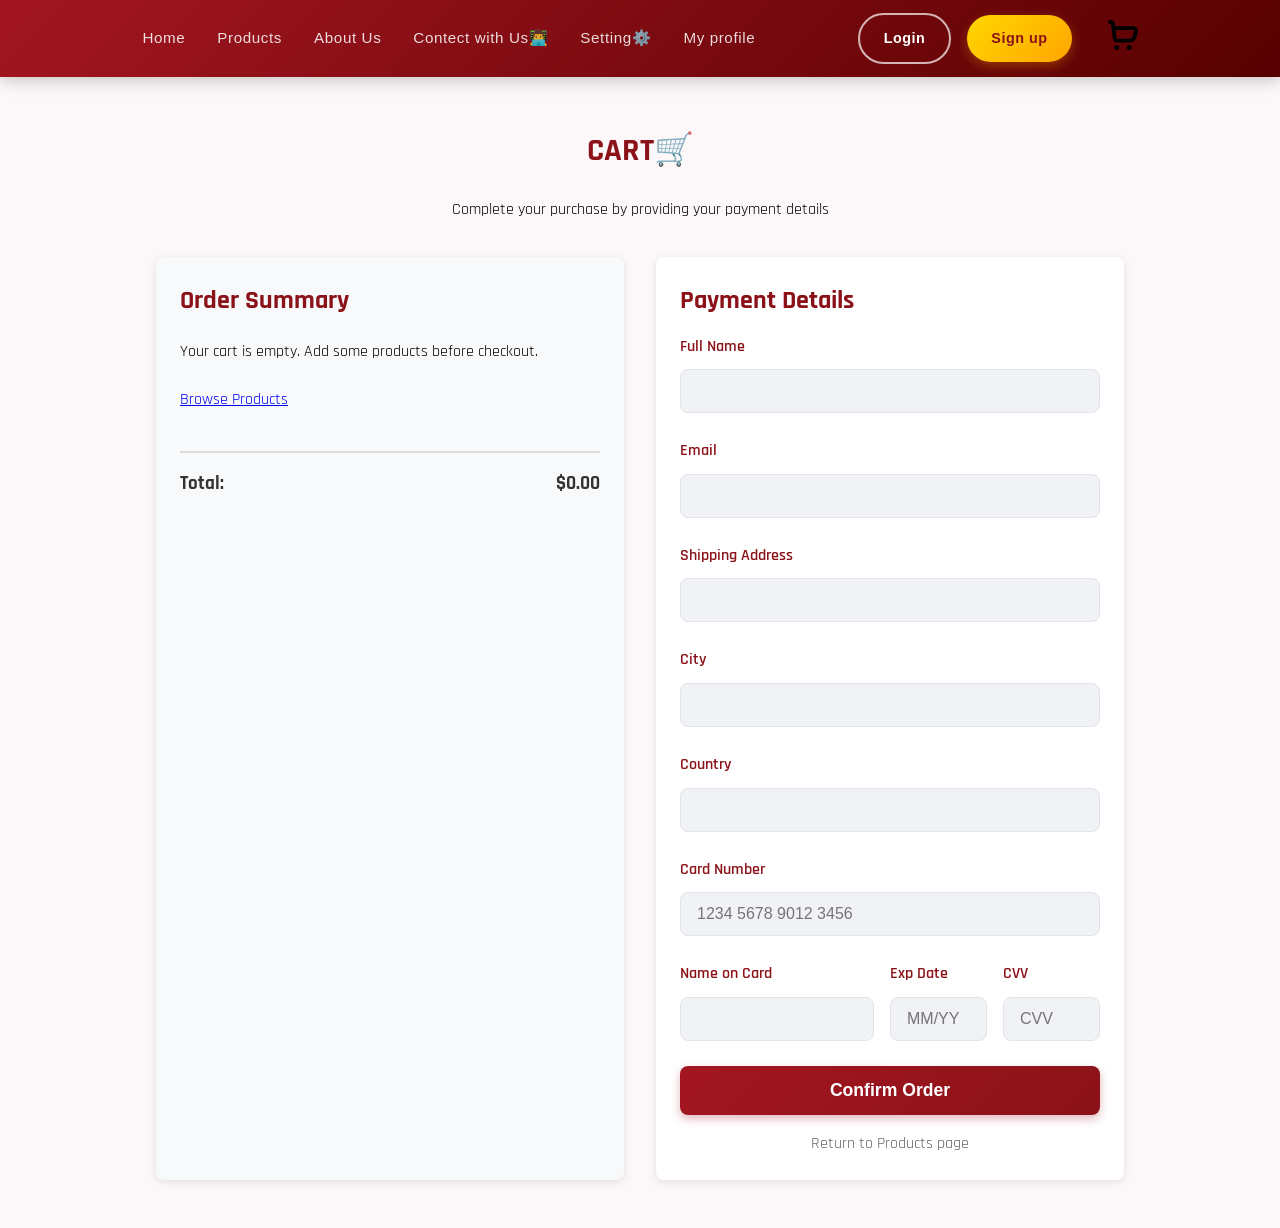
<file: pages/cart.html>
<!DOCTYPE html>
<html lang="en">
  <head>
    <link
      href="https://fonts.googleapis.com/css2?family=Rajdhani:wght@300;400;500;600;700&display=swap"
      rel="stylesheet"
    />

    <meta charset="UTF-8" />
    <meta name="viewport" content="width=device-width, initial-scale=1.0" />
    <title>Shopping Cart</title>
    <link rel="stylesheet" href="/style.css" />
    <link rel="stylesheet" href="../Css/cart.css" />
    <script src="../js/cart.js" defer></script>
  </head>
  <body>
    <div id="navbar-container"></div>
    <button class="toggle-btn" id="sidebarToggle">☰</button>

    <div class="sidebar" id="sidebar">
      <a href="/index.html">Home</a>
      <a href="/pages/Setting.html">Settings</a>
    </div>

    <div class="content-wrapper">
      <div class="payment-container">
        <div class="payment-header">
          <h1>CART🛒</h1>
          <p>Complete your purchase by providing your payment details</p>
        </div>

        <div class="payment-grid">
          <div class="order-summary">
            <h2>Order Summary</h2>
            <div class="order-items" id="orderItems">
              <!-- Order items will be dynamically inserted here -->
            </div>
            <div class="order-total">
              <span>Total:</span>
              <span id="orderTotal">$0.00</span>
            </div>
          </div>

          <div class="payment-form">
            <h2>Payment Details</h2>
            <form id="paymentForm">
              <div class="form-group">
                <label for="fullName">Full Name</label>
                <input
                  type="text"
                  id="fullName"
                  class="form-control"
                  required
                />
              </div>

              <div class="form-group">
                <label for="email">Email</label>
                <input type="email" id="email" class="form-control" required />
              </div>

              <div class="form-group">
                <label for="address">Shipping Address</label>
                <input type="text" id="address" class="form-control" required />
              </div>

              <div class="form-group">
                <label for="city">City</label>
                <input type="text" id="city" class="form-control" required />
              </div>

              <div class="form-group">
                <label for="country">Country</label>
                <input type="text" id="country" class="form-control" required />
              </div>

              <div class="form-group">
                <label for="cardNumber">Card Number</label>
                <input
                  type="text"
                  id="cardNumber"
                  class="form-control"
                  placeholder="1234 5678 9012 3456"
                  required
                />
              </div>

              <div class="form-group card-row">
                <div>
                  <label for="cardName">Name on Card</label>
                  <input
                    type="text"
                    id="cardName"
                    class="form-control"
                    required
                  />
                </div>
                <div>
                  <label for="expDate">Exp Date</label>
                  <input
                    type="text"
                    pattern="(0[1-9]|1[0-2])\/[0-9]{2}"
                    placeholder="MM/YY"
                    maxlength="5"
                    oninput="this.value = this.value.replace(/[^0-9]/g, '').replace(/^([0-9]{2})/, '$1/')"
                  />
                </div>
                <div>
                  <label for="cvv">CVV</label>
                  <input
                    type="password"
                    pattern="[0-9]{3}"
                    placeholder="CVV"
                    maxlength="3"
                    oninput="this.value = this.value.replace(/[^0-9]/g, '')"
                  />
                </div>
              </div>

              <button type="submit" class="submit-btn">Confirm Order</button>
            </form>

            <a href="../pages/Products.html" class="return-link"
              >Return to Products page</a
            >
          </div>
        </div>
      </div>
    </div>
  </body>
</html>
</file>
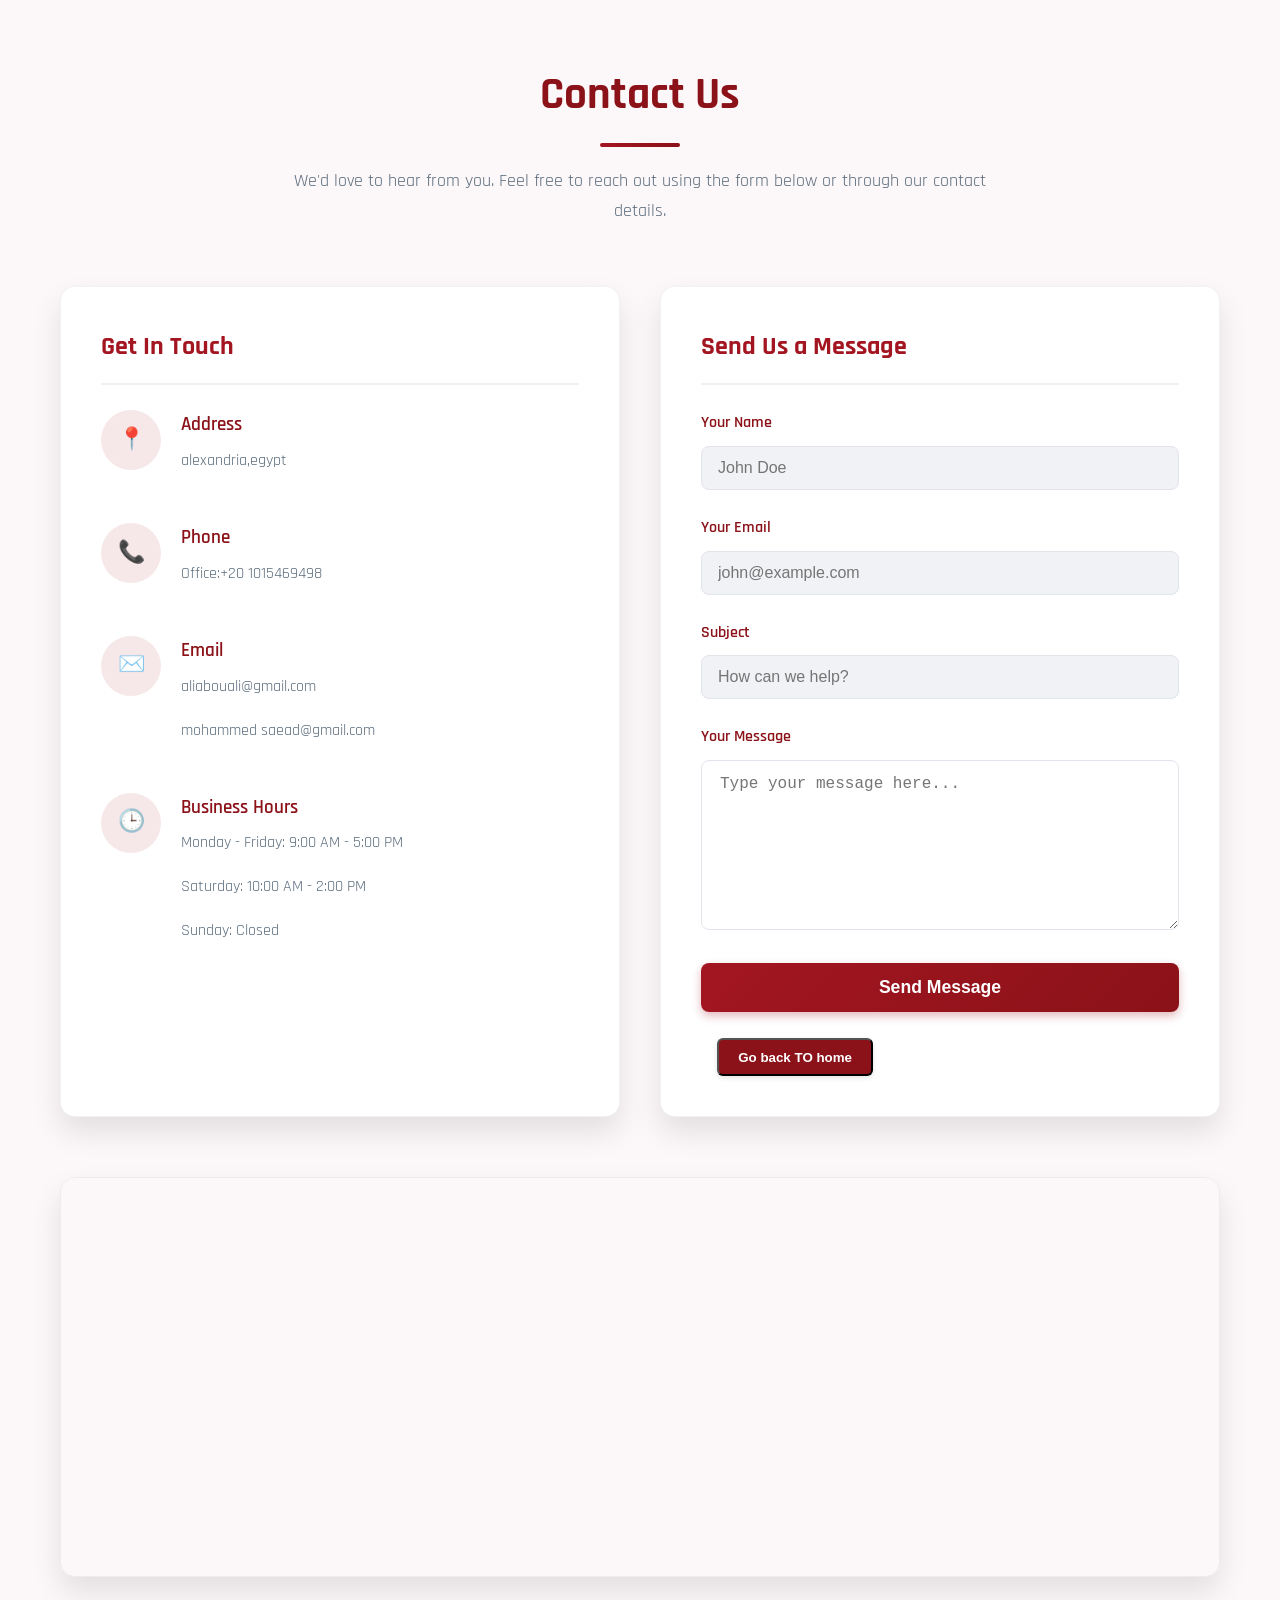
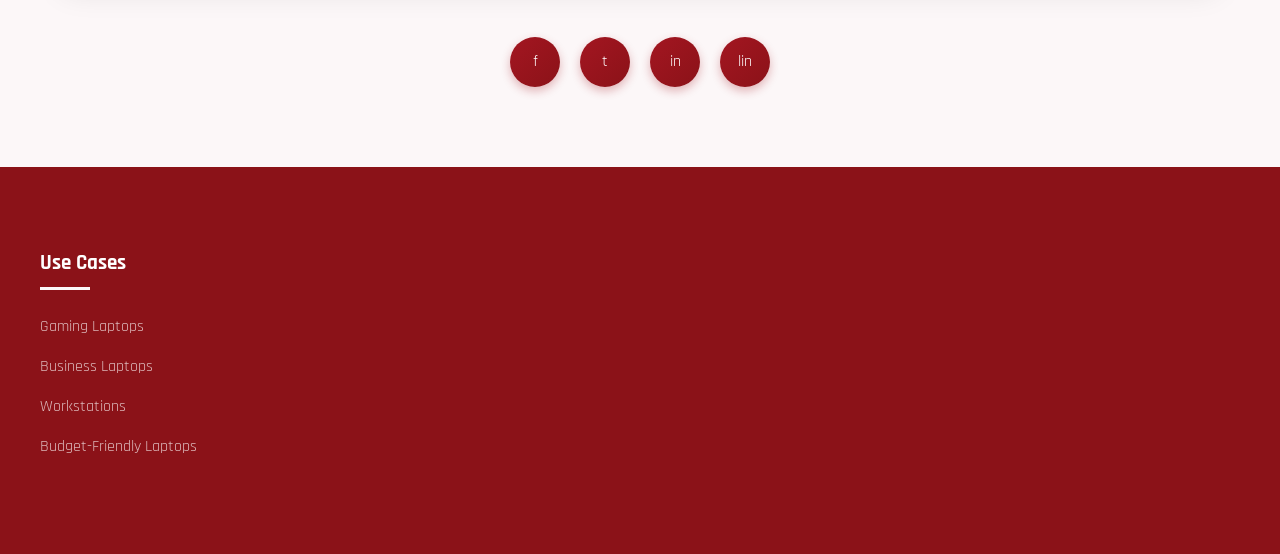
<file: pages/Contect.html>
<!DOCTYPE html>
<html lang="en">
  <head>
    <link
      href="https://fonts.googleapis.com/css2?family=Rajdhani:wght@300;400;500;600;700&display=swap"
      rel="stylesheet"
    />

    <meta charset="UTF-8" />
    <meta name="viewport" content="width=device-width, initial-scale=1.0" />
    <title>Contact Us</title>

    <link rel="stylesheet" href="/style.css" />
    <script src="/js/utility.js" defer></script>
    <script src="../script.js" defer></script>
  </head>
  <body>
    <main class="container1">
      <div class="header">
        <h1>Contact Us</h1>
        <p>
          We'd love to hear from you. Feel free to reach out using the form
          below or through our contact details.
        </p>
      </div>

      <div class="contact-content">
        <div class="contact-info">
          <h2>Get In Touch</h2>

          <div class="info-item">
            <div class="info-icon">📍</div>
            <div class="info-details">
              <h3>Address</h3>
              <p>alexandria,egypt</p>
            </div>
          </div>

          <div class="info-item">
            <div class="info-icon">📞</div>
            <div class="info-details">
              <h3>Phone</h3>
              <p>Office:+20 1015469498</p>
            </div>
          </div>

          <div class="info-item">
            <div class="info-icon">✉️</div>
            <div class="info-details">
              <h3>Email</h3>
              <p>aliabouali@gmail.com</p>
              <p>mohammed saead@gmail.com</p>
            </div>
          </div>

          <div class="info-item">
            <div class="info-icon">🕒</div>
            <div class="info-details">
              <h3>Business Hours</h3>
              <p>Monday - Friday: 9:00 AM - 5:00 PM</p>
              <p>Saturday: 10:00 AM - 2:00 PM</p>
              <p>Sunday: Closed</p>
            </div>
          </div>
        </div>

        <div class="contact-form">
          <h2>Send Us a Message</h2>

          <div
            class="success-message"
            id="success-message"
            style="display: none"
          >
            Your message has been sent successfully. We'll get back to you soon!
          </div>

          <form id="contactForm">
            <div class="form-group">
              <label for="name">Your Name</label>
              <input
                type="text"
                id="name"
                class="form-control"
                placeholder="John Doe"
              />
              <div class="error-message" id="name-error">
                Please enter your name
              </div>
            </div>

            <div class="form-group">
              <label for="email">Your Email</label>
              <input
                type="email"
                id="email"
                class="form-control"
                placeholder="john@example.com"
              />
              <div class="error-message" id="email-error">
                Please enter a valid email address
              </div>
            </div>

            <div class="form-group">
              <label for="subject">Subject</label>
              <input
                type="text"
                id="subject"
                class="form-control"
                placeholder="How can we help?"
              />
              <div class="error-message" id="subject-error">
                Please enter a subject
              </div>
            </div>

            <div class="form-group">
              <label for="message">Your Message</label>
              <textarea
                id="message"
                class="form-control"
                placeholder="Type your message here..."
              ></textarea>
              <div class="error-message" id="message-error">
                Please enter your message
              </div>
            </div>

            <button type="submit" class="submit-btn" id="submit-btn">
              Send Message
            </button>
            <br>
            <br>
            
            <button
              class="go_home"
              onclick="window.location.href='../index.html'"
            >
              Go back TO home
            </button>
          </form>
        </div>
      </div>

      <div class="map-container">
        <iframe
          src="https://maps.google.com/maps?q=alexandria,egypt&t=&z=13&ie=UTF8&iwloc=&output=embed
        "
          allowfullscreen
        ></iframe>
      </div>

      <div class="social-media">
        <a href="https://www.facebook.com" class="social-icon">f</a>
        <a href="https://www.twitter.com" class="social-icon">t</a>
        <a href="https://www.instagram.com" class="social-icon">in</a>
        <a href="https://www.linkedin.com" class="social-icon">lin</a>
      </div>
    </main>

    <footer>
      <div class="footer-content">
        <div class="footer-section">
          <h3>Use Cases</h3>
          <a href="#">Gaming Laptops</a>
          <a href="#">Business Laptops</a>
          <a href="#">Workstations</a>
          <a href="#">Budget-Friendly Laptops</a>
        </div>
      </div>
    </footer>

    <script>
      document
        .getElementById("contactForm")
        .addEventListener("submit", function (e) {
          e.preventDefault();

          const name = document.getElementById("name").value.trim();
          const email = document.getElementById("email").value.trim();
          const subject = document.getElementById("subject").value.trim();
          const message = document.getElementById("message").value.trim();

          fetch("/backend/sendMessage.php", {
            method: "POST",
            headers: { "Content-Type": "application/x-www-form-urlencoded" },
            body: `name=${encodeURIComponent(name)}&email=${encodeURIComponent(
              email
            )}&subject=${encodeURIComponent(
              subject
            )}&message=${encodeURIComponent(message)}`,
          })
            .then((res) => res.text())
            .then((data) => {
              document.getElementById("success-message").style.display =
                "block";
              console.log("Server response:", data);
            })
            .catch((error) => console.error("Error sending message:", error));
        });
    </script>
  </body>
</html>
</file>
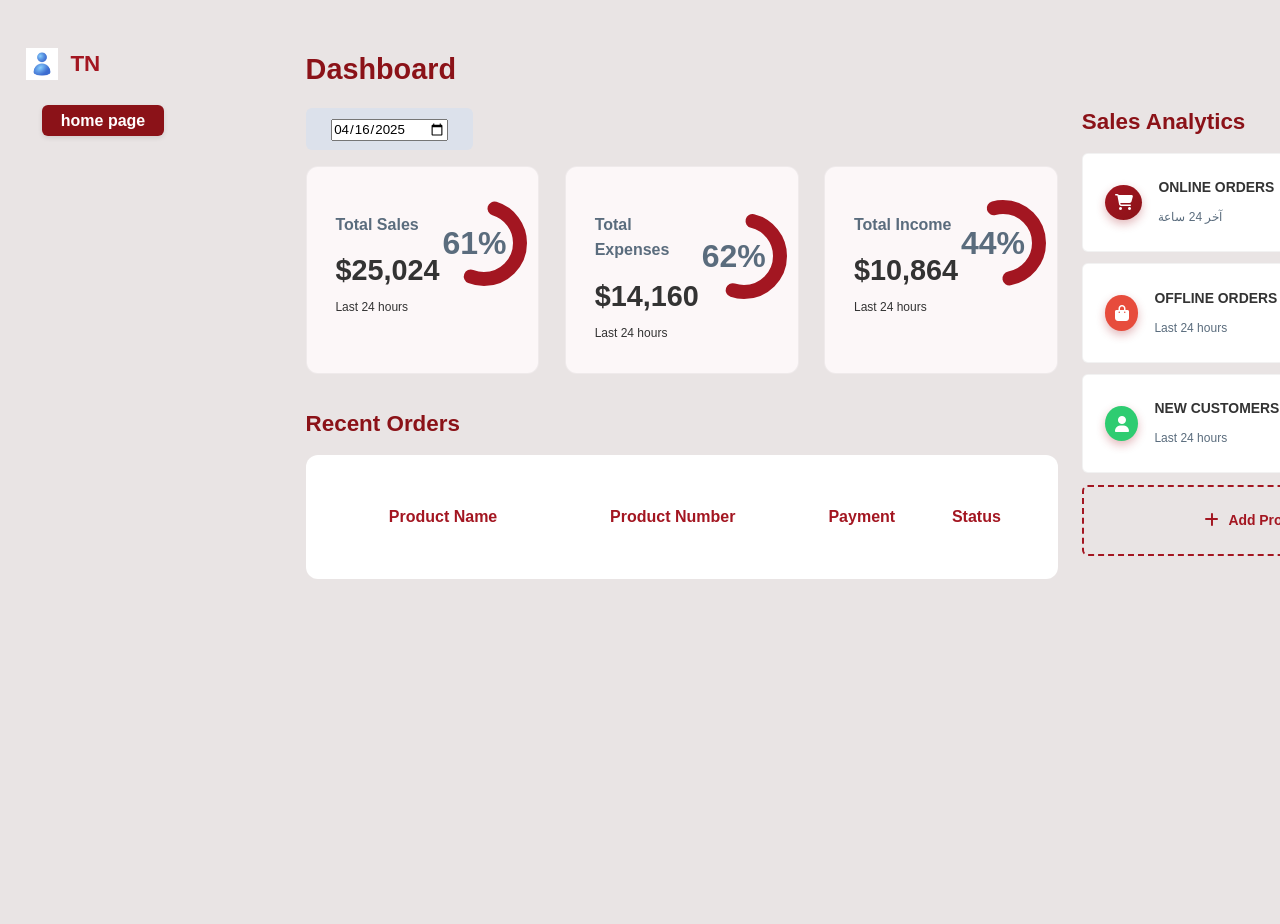
<file: pages/Dashboard.html>
<!DOCTYPE html>
<html lang="en">
    <head>
        <link
            href="https://fonts.googleapis.com/css2?family=Rajdhani:wght@300;400;500;600;700&display=swap"
            rel="stylesheet"/>

        <meta charset="UTF-8"/>
        <title>TN-Dashboard</title>

        <link rel="stylesheet" href="/Css/Dashboard.css"/>

        <script src="../js/Dashboard.js"></script>

        <link
            href="https://cdnjs.cloudflare.com/ajax/libs/font-awesome/6.4.0/css/all.min.css"
            rel="stylesheet"/>
    </head>
    <body>
        <div id="overlay"></div>

        <div class="container">
            <aside>
                <div class="top">
                    <div class="logo">
                        <img src="/Images/profile-img.jpg" alt="Logo"/>
                        <h2>TN<span class="danger"></span></h2>
                    </div>
                    <br>

                    <div class="close" id="close-btn">
                        <a href="/index.html">
                            <span class="go_home">home page</span>
                        </a>
                    </div>
                </div>
            </aside>

            <main>
                <h1>Dashboard</h1>

                <div class="date">
                    <input type="date" value="2025-04-16"/>
                </div>

                <div class="insights">
                    <div class="sales">
                        <div class="middle">
                            <div class="left">
                                <h3>Total Sales</h3>
                                <h1>$25,024</h1>
                            </div>
                            <div class="progress">
                                <svg>
                                    <circle cx="38" cy="38" r="36"></circle>
                                </svg>
                                <div class="percentage">
                                    <p>61%</p>
                                </div>
                            </div>
                        </div>
                        <small class="text-muted">Last 24 hours</small>
                    </div>

                    <div class="expenses">
                        <div class="middle">
                            <div class="left">
                                <h3>Total Expenses</h3>
                                <h1>$14,160</h1>
                            </div>
                            <div class="progress">
                                <svg>
                                    <circle cx="38" cy="38" r="36"></circle>
                                </svg>
                                <div class="percentage">
                                    <p>62%</p>
                                </div>
                            </div>
                        </div>
                        <small class="text-muted">Last 24 hours</small>
                    </div>

                    <div class="income">
                        <div class="middle">
                            <div class="left">
                                <h3>Total Income</h3>
                                <h1>$10,864</h1>
                            </div>
                            <div class="progress">
                                <svg>
                                    <circle cx="38" cy="38" r="36"></circle>
                                </svg>
                                <div class="percentage">
                                    <p>44%</p>
                                </div>
                            </div>
                        </div>
                        <small class="text-muted">Last 24 hours</small>
                    </div>
                </div>

                <div class="recent-orders">
                    <h2>Recent Orders</h2>
                    <table>
                        <thead>
                            <tr>
                                <th>Product Name</th>
                                <th>Product Number</th>
                                <th>Payment</th>
                                <th>Status</th>
                                <th></th>
                            </tr>
                        </thead>
                        <tbody></tbody>
                    </table>
                </div>
            </main>

            <div class="right">
                <div class="top">
                    
                        
                 

                    <div class="theme-toggler">
                        <span class="material-icons-sharp active"></span>
                        <span class="material-icons-sharp"></span>
                    </div>
                </div>

                <div class="sales-analytics">
                    <h2>Sales Analytics</h2>

                    <div class="item online">
                        <div class="icon">
                            <i class="fas fa-shopping-cart"></i>
                        </div>
                        <div class="right">
                            <div class="info">
                                <h3>ONLINE ORDERS</h3>
                                <small class="text-muted">آخر 24 ساعة</small>
                            </div>
                            <h5 class="success">+23%</h5>
                            <h3>3849</h3>
                        </div>
                    </div>

                    <div class="item offline">
                        <div class="icon">
                            <i class="fas fa-shopping-bag"></i>
                        </div>
                        <div class="right">
                            <div class="info">
                                <h3>OFFLINE ORDERS</h3>
                                <small class="text-muted">Last 24 hours</small>
                            </div>
                            <h5 class="danger">-17%</h5>
                            <h3>1100</h3>
                        </div>
                    </div>

                    <div class="item customers">
                        <div class="icon">
                            <i class="fas fa-user"></i>
                        </div>
                        <div class="right">
                            <div class="info">
                                <h3>NEW CUSTOMERS</h3>
                                <small class="text-muted">Last 24 hours</small>
                            </div>
                            <h5 class="success">+25%</h5>
                            <h3>849</h3>
                        </div>
                    </div>

                    <div class="add-product" onclick="openModal()">
                        <div>
                            <i class="fas fa-plus"></i>
                            <h3>Add Product</h3>
                        </div>
                    </div>
                </div>
            </div>
        </div>

        <div id="addProductModal">
            <span id="closeModal">&times;</span>
            <h2>Add New Product</h2>
            <form id="addProductForm">
                <label for="productName">Product Name:</label>
                <input type="text" id="productName" required="required"/>

                <label for="price">Price:</label>
                <input type="number" id="price" required="required"/>

                <label for="category">Category:</label>
                <select id="category" required="required">
                    <option>Laptops</option>
                    <option>cameras</option>
                    <option>Watches</option>
                </select>

                <label for="productImage">Product Image:</label>
                <input type="file" id="productImage" accept="image/*" required="required"/>

                <button type="submit">Add Product</button>
            </form>
        </div>
        <!-- ADD product section -->
        <script>
            const modal = document.getElementById("addProductModal");
            const overlay = document.getElementById("overlay");

            function openModal() {
                modal.style.display = "block";
                overlay.style.display = "block";
            }

            document
                .getElementById("closeModal")
                .onclick = function () {
                    modal.style.display = "none";
                    overlay.style.display = "none";
                };

            document
                .getElementById("addProductForm")
                .addEventListener("submit", function (e) {
                    e.preventDefault();

                    const name = document
                        .getElementById("productName")
                        .value;
                    const price = document
                        .getElementById("price")
                        .value;
                    const category = document
                        .getElementById("category")
                        .value;
                    const imageFile = document
                        .getElementById("productImage")
                        .files[0];

                    if (!imageFile) 
                        return;
                    
                    const reader = new FileReader();
                    reader.onload = function (event) {
                        const imageUrl = event.target.result;

                        const table = document.querySelector(".recent-orders table tbody");
                        const newRow = table.insertRow(0);

                        const nameCell = newRow.insertCell(0);
                        const numberCell = newRow.insertCell(1);
                        const paymentCell = newRow.insertCell(2);
                        const statusCell = newRow.insertCell(3);
                        const detailsCell = newRow.insertCell(4);

                        const productNumber = Math.floor(10000 + Math.random() * 90000);

                        nameCell.innerText = name;
                        numberCell.innerText = productNumber;
                        paymentCell.innerText = "Due";
                        paymentCell.className = "due";
                        statusCell.innerText = "Pending";
                        statusCell.className = "pending";
                        detailsCell.innerHTML = '<a href="#">Details</a>';

                        const newProduct = {
                            name,
                            price,
                            category,
                            image: imageUrl,
                            productNumber
                        };

                        const products = JSON.parse(localStorage.getItem("products")) || [];
                        products.push(newProduct);
                        localStorage.setItem("products", JSON.stringify(products));

                        document
                            .getElementById("addProductForm")
                            .reset();
                        modal.style.display = "none";
                        overlay.style.display = "none";
                    };

                    reader.readAsDataURL(imageFile);
                });
            const themeToggler = document.querySelector(".theme-toggler");
            themeToggler.addEventListener("click", () => {
                document
                    .body
                    .classList
                    .toggle("dark-theme");
                themeToggler
                    .querySelector("span:nth-child(1)")
                    .classList
                    .toggle("active");
                themeToggler
                    .querySelector("span:nth-child(2)")
                    .classList
                    .toggle("active");
            });
        </script>
    </body>
</html>
</file>
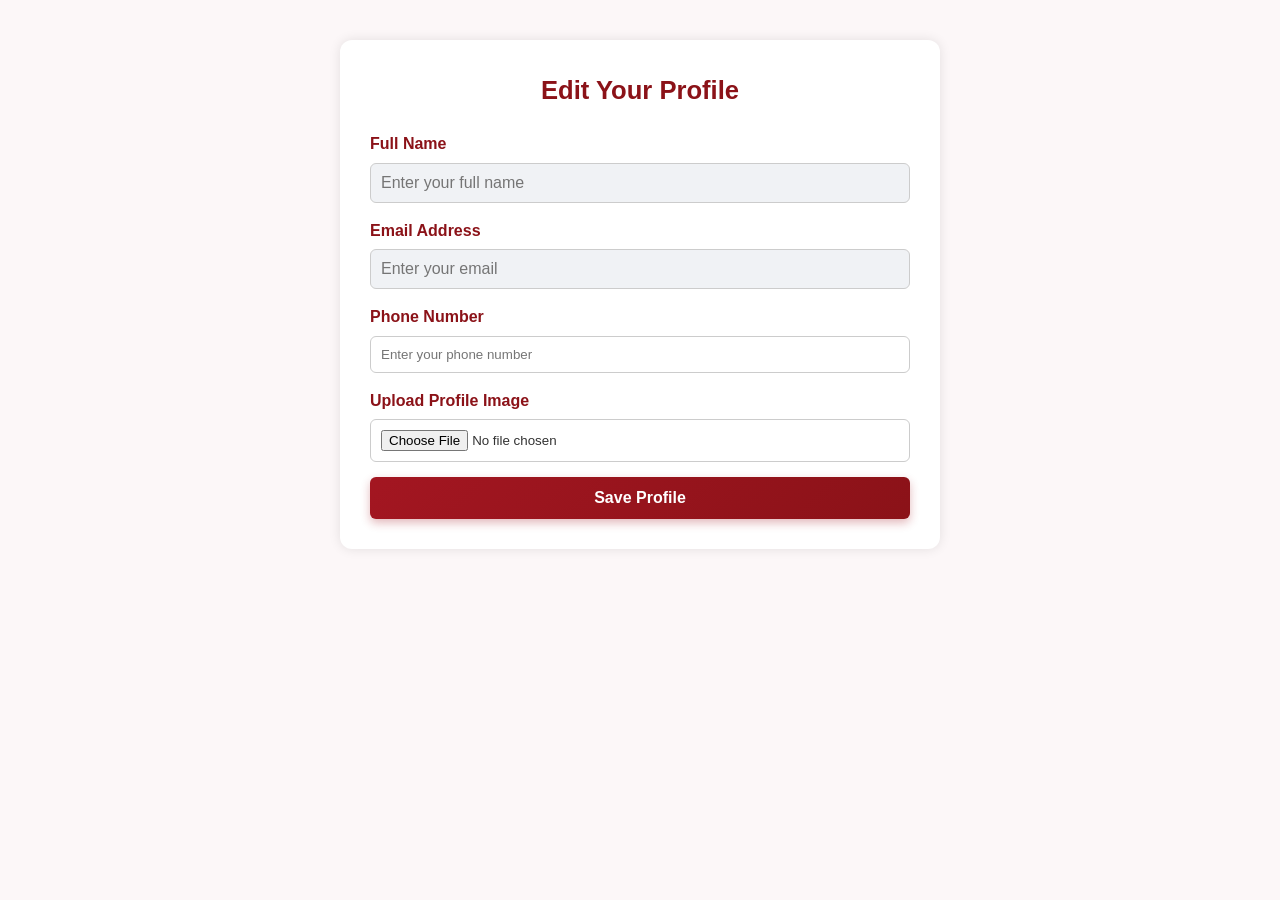
<file: pages/EditProfile.html>
<!DOCTYPE html>
<html lang="en">
  <head>
    <meta charset="UTF-8" />
    <title>Edit Profile</title>
    <link rel="stylesheet" href="/style.css" />
    <style>
      .profile-form {
        max-width: 600px;
        margin: 40px auto;
        background: #ffffff;
        padding: 30px;
        border-radius: 12px;
        box-shadow: 0 0 12px rgba(0, 0, 0, 0.1);
      }

      .profile-form h2 {
        margin-bottom: 20px;
        text-align: center;
      }

      .form-group {
        margin-bottom: 15px;
      }

      .form-group label {
        display: block;
        font-weight: bold;
        margin-bottom: 6px;
      }

      .form-group input {
        width: 100%;
        padding: 10px;
        border: 1px solid #ccc;
        border-radius: 6px;
      }

      #preview {
        display: none;
        max-width: 120px;
        border-radius: 8px;
        margin-top: 10px;
      }

      .submit-btn {
        width: 100%;
        padding: 12px;
        background-color: #a31621;
        color: white;
        border: none;
        border-radius: 6px;
        font-size: 16px;
        cursor: pointer;
      }
      .go_home {
        background-color: #7c0a02;
        color: white;
        border: none;
        padding: 0.75rem 1.5rem;
        margin: 1rem 0.5rem;
        cursor: pointer;
        border-radius: 5px;
        transition: background-color 0.3s ease;
      }

      .go_home:hover {
        background-color: #5e0700;
      }

      .submit-btn:hover {
        background-color: #0056b3;
      }
    </style>
  </head>
  <body>
    <div class="profile-form">
      <h2>Edit Your Profile</h2>
      <div class="form-group">
        <label for="name">Full Name</label>
        <input
          type="text"
          id="name"
          placeholder="Enter your full name"
          required
        />
      </div>
      <div class="form-group">
        <label for="email">Email Address</label>
        <input
          type="email"
          id="email"
          placeholder="Enter your email"
          required
        />
      </div>
      <div class="form-group">
        <label for="phone">Phone Number</label>
        <input
          type="tel"
          id="phone"
          placeholder="Enter your phone number"   
          required
        />
      </div>
      <div class="form-group">
        <label for="image">Upload Profile Image</label>
        <input type="file" id="image" accept="image/*" />
        <img id="preview" alt="Image Preview" />
      </div>
      <button class="submit-btn" onclick="saveProfile()">Save Profile</button>
    </div>
  </body>
</html>
</file>
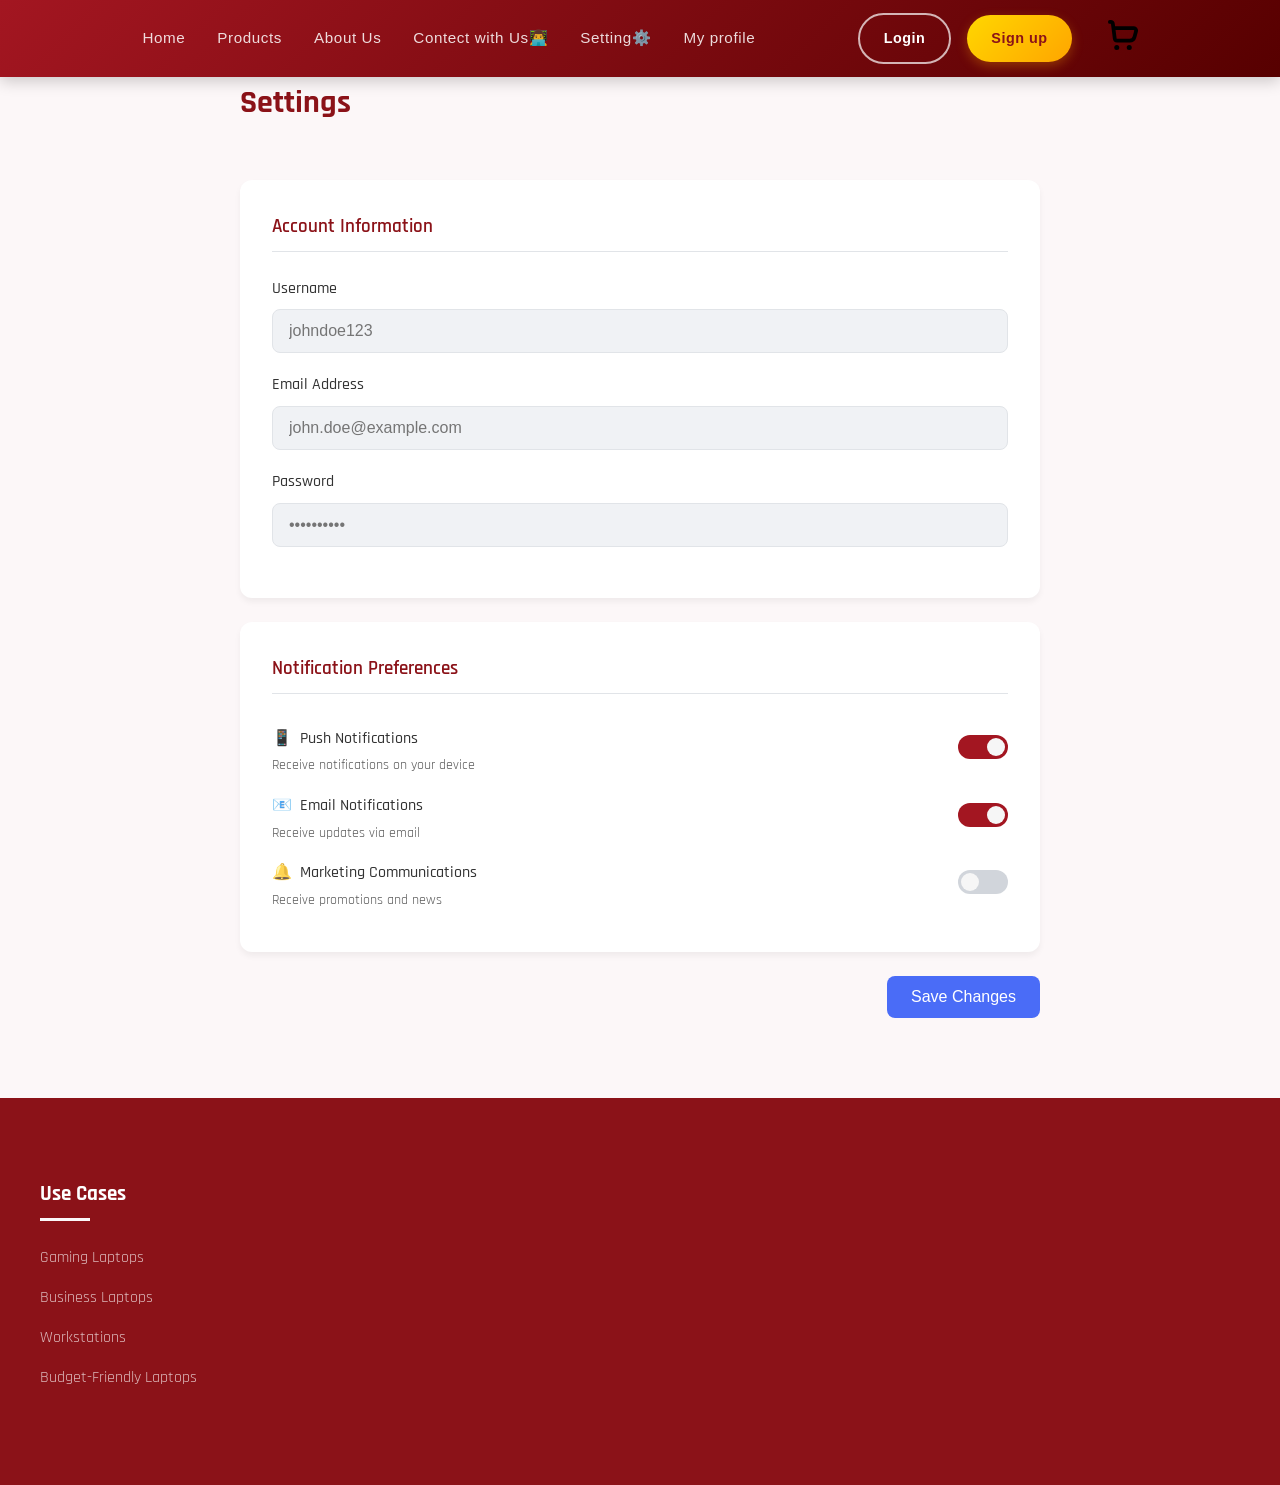
<file: pages/Setting.html>
<!DOCTYPE html>
<html lang="en">
  <head>
    <link
      href="https://fonts.googleapis.com/css2?family=Rajdhani:wght@300;400;500;600;700&display=swap"
      rel="stylesheet"
    />

    <meta charset="UTF-8" />
    <meta name="viewport" content="width=device-width, initial-scale=1.0" />
    <title>Settings</title>
    <link rel="stylesheet" href="/style.css" />
    <script src="../js/utility.js" defer></script>
    <script src="../js/setting.js"></script>

    <style>
      /* ✅ Toast Style */
      .toast {
        visibility: hidden;
        min-width: 250px;
        background-color: #333;
        color: #fff;
        text-align: center;
        border-radius: 8px;
        padding: 1rem;
        position: fixed;
        bottom: 30px;
        right: 30px;
        z-index: 9999;
        opacity: 0;
        transition: opacity 0.5s ease-in-out;
        font-family: sans-serif;
      }

      .toast.show {
        visibility: visible;
        opacity: 1;
      }
    </style>
  </head>
  <body>
    <button class="toggle-btn" id="sidebarToggle">☰</button>

    <div class="sidebar" id="sidebar">
      <a href="/index.html">Home</a>
      <a href="/pages/Setting.html">Settings</a>
    </div>

    <div class="content-wrapper">
      <header>
        <div id="navbar-container"></div>
      </header>

      <main>
        <div class="settings-container">
          <div class="settings-header">
            <h1>Settings</h1>
            <div class="theme-toggle"></div>
          </div>

          <div class="settings-card">
            <h2 class="settings-title">Account Information</h2>
            <div class="settings-group">
              <label for="username">Username</label>
              <input type="text" id="username" placeholder="johndoe123" />
            </div>
            <div class="settings-group">
              <label for="email">Email Address</label>
              <input
                type="email"
                id="email"
                placeholder="john.doe@example.com"
              />
            </div>
            <div class="settings-group">
              <label for="password">Password</label>
              <input type="password" id="password" placeholder="••••••••••" />
            </div>
          </div>

          <div class="settings-card">
            <h2 class="settings-title">Notification Preferences</h2>
            <div class="switch-group">
              <div>
                <div class="switch-title">
                  <span class="icon-muted">📱</span>Push Notifications
                </div>
                <div class="switch-description">
                  Receive notifications on your device
                </div>
              </div>
              <label class="theme-switch">
                <input type="checkbox" checked />
                <span class="theme-slider"></span>
              </label>
            </div>

            <div class="switch-group">
              <div>
                <div class="switch-title">
                  <span class="icon-muted">📧</span>Email Notifications
                </div>
                <div class="switch-description">Receive updates via email</div>
              </div>
              <label class="theme-switch">
                <input type="checkbox" checked />
                <span class="theme-slider"></span>
              </label>
            </div>

            <div class="switch-group">
              <div>
                <div class="switch-title">
                  <span class="icon-muted">🔔</span>Marketing Communications
                </div>
                <div class="switch-description">
                  Receive promotions and news
                </div>
              </div>
              <label class="theme-switch">
                <input type="checkbox" />
                <span class="theme-slider"></span>
              </label>
            </div>
          </div>

          <div class="settings-save">
            <button class="settings-btn" id="saveButton">Save Changes</button>
          </div>
        </div>
      </main>

      <footer>
        <div class="footer-content">
          <div class="footer-section">
            <h3>Use Cases</h3>
            <a href="#">Gaming Laptops</a>
            <a href="#">Business Laptops</a>
            <a href="#">Workstations</a>
            <a href="#">Budget-Friendly Laptops</a>
          </div>
        </div>
      </footer>
    </div>

    <!-- ✅ Toast Element -->
    <div id="toast" class="toast">✅ Settings saved successfully!</div>

    <script>
      document
        .getElementById("saveButton")
        .addEventListener("click", function () {
          const toast = document.getElementById("toast");
          toast.classList.add("show");

          setTimeout(() => {
            toast.classList.remove("show");
            window.location.href = "/index.html";
          }, 2000); // 2 ثواني وبعدها يروح للهوم
        });
    </script>
  </body>
</html>
</file>
<file: style.css>
* {
  margin: 0;
  padding: 0;
  box-sizing: border-box;
}

body {
  font-family: "Rajdhani", sans-serif;
  line-height: 1.6;
  overflow-x: hidden;
  background-color: #fcf7f8;
  color: #333;
}
.filter-bar {
  display: flex;
  align-items: center;
  gap: 1rem;
  margin: 1.5rem 0;
  padding: 0 2rem;
  font-family: "Rajdhani", sans-serif;
}

.filter-bar select {
  padding: 0.5rem 1rem;
  font-size: 1rem;
  border: 1px solid #a31621;

  border-radius: 6px;
  background-color: white;
  color: #333;
}

.page-container {
  position: relative;
  min-height: 100vh;
}

.content-wrapper {
  transition: margin-left 0.4s cubic-bezier(0.22, 1, 0.36, 1);
  width: 100%;
}
/* Hide navbar on small screens */
@media (max-width: 768px) {
  #navbar-container {
    display: none;
  }

  .sidebar {
    width: 250px;
    position: fixed;
    top: 0;
    left: -250px;
    height: 100vh;
    background-color: #1a1a1a;
    overflow-y: auto;
    transition: left 0.3s ease-in-out;
    z-index: 999;
    padding: 1rem;
  }
  .sidebar a:hover {
    background: rgba(255, 255, 255, 0.1);
    border-left: 4px solid #fff;
  }

  .sidebar.active {
    left: 0;
  }

  .sidebar a,
  .sidebar button {
    display: block;
    color: #fff;
    padding: 10px 0;
    border: none;
    background: none;
    text-align: left;
    width: 100%;
    font-size: 1rem;
    cursor: pointer;
  }

  .toggle-btn {
    display: block;
    position: absolute;
    top: 1rem;
    left: 1rem;
    font-size: 1.5rem;
    background: none;
    border: none;
    color: #fff;
    z-index: 1000;
  }
}

/* Show navbar normally on desktop */
@media (min-width: 769px) {
  .sidebar {
    display: none;
  }

  .toggle-btn {
    display: none;
  }
}

/* Sidebar Styles */
.sidebar {
  width: 250px;
  height: 100vh;
  background: linear-gradient(135deg, #a31621, #8b1218);
  color: #fff;
  position: fixed;
  left: -250px;
  top: 0;
  transition: 0.4s cubic-bezier(0.22, 1, 0.36, 1);
  padding-top: 70px;
  z-index: 900;
  overflow-y: auto;
  box-shadow: 5px 0 15px rgba(0, 0, 0, 0.1);
}

.sidebar.active {
  left: 0;
}

.sidebar a {
  display: block;
  padding: 15px 20px;
  color: white;
  text-decoration: none;
  transition: 0.3s;
  border-left: 4px solid transparent;
  margin-bottom: 5px;
}

.sidebar a:hover {
  background: rgba(255, 255, 255, 0.1);
  border-left: 4px solid #fff;
}

.toggle-btn {
  position: fixed;
  left: 15px;
  top: 15px;
  background: #a31621;
  color: white;
  padding: 10px 15px;
  border: none;
  border-radius: 4px;
  cursor: pointer;
  transition: 0.3s;
  z-index: 1000;
  box-shadow: 0 2px 5px rgba(0, 0, 0, 0.2);
}

.toggle-btn:hover {
  background: #bf1b2c;
  transform: translateY(-2px);
}

/* Navigation Styles */
nav {
  display: flex;
  justify-content:space-evenly ;
  padding: 1% 2.5rem;
  align-items: center;
  background: linear-gradient(135deg, #a31621, #570000);
  position: sticky;
  top: 0;
  z-index: 800;
  transition: all 0.4s cubic-bezier(0.22, 1, 0.36, 1);
  width: 100%;
  box-shadow: 0 4px 15px rgba(0, 0, 0, 0.2);
  font-family: "Poppins", sans-serif; /* Modern font */
}


.logo {
  font-size: 1.5rem;
  font-weight: 700;
  color: #fff;
  letter-spacing: 1px;
  text-shadow: 0 2px 4px rgba(0, 0, 0, 0.2);
  display: flex;
  align-items: center;
  gap: 0.5rem;
}

.nav-links {
  display: flex;
  justify-content: center;
  align-items: center;
  gap: 2rem;
}

.nav-links a {
  text-decoration: none;
  color: rgba(255, 255, 255, 0.85);
  font-weight: 500;
  position: relative;
  transition: all 0.3s ;
  padding: 0.6rem 0;
  font-size: 0.95rem;
  letter-spacing: 0.6px;
}

.nav-links a::before {
  content: "";
  position: absolute;
  width: 0;
  height: 2px;
  bottom: 0;
  left: 0;
  background: #00000000; /* Gold accent */
  transition: width 0.3s ease, background 0.3s ease;
  transform-origin: left;
}

.nav-links a:hover {
  color: #ffffff;
}

.nav-links a:hover::before {
  width: 100%;
  background: linear-gradient(90deg, #000000, #000000); /* Gradient accent */
}

.nav-links a.active {
  color: #ffd700;
}

.nav-links a.active::before {
  width: 100%;
  height: 2px;
  background: linear-gradient(90deg, #ffd700, #ffa500);
}

.nav-buttons {
  display: flex;
  align-items: center;
  gap: 1rem;
}

.nav-buttons .login,
.nav-buttons .sign-up {
  font-weight: 600;
  transition: all 0.3s ease;
  text-decoration: none;
  padding: 0.75rem 1.5rem;
  border-radius: 50px; /* Pill-shaped buttons */
  font-size: 0.9rem;
  letter-spacing: 0.5px;
  position: relative;
  overflow: hidden;
}

.nav-buttons .login {
  background-color: transparent;
  color: #ffffff;
  border: 2px solid rgba(255, 255, 255, 0.7);
}

.nav-buttons .login::before {
  content: "";
  position: absolute;
  top: 0;
  left: -100%;
  width: 100%;
  height: 100%;
  background: rgba(255, 255, 255, 0.1);
  transition: all 0.4s ease;
}

.nav-buttons .login:hover {
  border-color: #ffffff;
  transform: translateY(-3px);
}

.nav-buttons .login:hover::before {
  left: 0;
}

.nav-buttons .sign-up {
  background: linear-gradient(135deg, #ffd700, #ffa500);
  color: #8b1218;
  border: none;
  box-shadow: 0 4px 12px rgba(255, 165, 0, 0.3);
}

.nav-buttons .sign-up:hover {
  transform: translateY(-3px);
  box-shadow: 0 6px 15px rgba(255, 165, 0, 0.4);
  background: linear-gradient(135deg, #ffa500, #ffd700);
}

/* Adding responsive hamburger menu for mobile */
.hamburger {
  display: none;
  flex-direction: column;
  cursor: pointer;
  gap: 6px;
}

.hamburger span {
  width: 25px;
  height: 3px;
  background: #ffffff;
  border-radius: 10px;
  transition: all 0.3s ease;
}

@media (max-width: 992px) {
  nav {
    padding: 1rem 2rem;
  }

  .nav-links {
    position: fixed;
    top: 70px;
    left: -100%;
    width: 80%;
   
    background: linear-gradient(135deg, #8b1218, #570000);
    flex-direction: column;
    justify-content: flex-start;
    padding-top: 2rem;
    transition: all 0.4s ease;
    box-shadow: 5px 0 15px rgba(0, 0, 0, 0.2);
    z-index: 999;
  }

  .nav-links.active {
    left: 0;
  }

  .hamburger {
    display: flex;
  }

  .hamburger.active span:nth-child(1) {
    transform: translateY(9px) rotate(45deg);
  }

  .hamburger.active span:nth-child(2) {
    opacity: 0;
  }

  .hamburger.active span:nth-child(3) {
    transform: translateY(-9px) rotate(-45deg);
  }
}

/* Hero Section */

.hero-with-bg {
  background-image: url("Images/tech2.jpg");
  background-size: cover;
  background-position: center;
  background-repeat: no-repeat;
  min-height: 100vh;
  display: flex;
  flex-direction: column;
  justify-content: center;
  align-items: center;
  text-align: center;
  padding: 2rem;
  position: relative;
  z-index: 1;
  animation: fadeInHero 1s ease-in-out;
}

.hero-with-bg::before {
  content: "";
  position: absolute;
  inset: 0;
  background: rgba(0, 0, 0, 0.55); /* تعتيم محسن */
  z-index: 1;
}

.hero-with-bg h1 {
  font-size: 4rem;
  font-weight: 800;
  color: white;
  position: relative;
  z-index: 2;
  text-shadow: 0 3px 8px rgba(0, 0, 0, 0.7);
  margin-bottom: 1.5rem;
  animation: slideDown 1s ease forwards;
}

.hero-with-bg .subtitle {
  font-size: 1.6rem;
  color: #fff;
  max-width: 800px;
  position: relative;
  z-index: 2;
  text-shadow: 0 2px 6px rgba(0, 0, 0, 0.6);
  margin-bottom: 2rem;
  animation: fadeInText 1.2s ease forwards;
}

.hero-with-bg .btn {
  padding: 0.8rem 2rem;
  background-color: #ff5e57;
  color: white;
  border: none;
  border-radius: 30px;
  font-size: 1.1rem;
  cursor: pointer;
  transition: background-color 0.3s ease, transform 0.2s ease;
  z-index: 2;
  position: relative;
}

.hero-with-bg .btn:hover {
  background-color: #e94e49;
  transform: scale(1.05);
}

/* Animations */
@keyframes fadeInHero {
  from {
    opacity: 0;
  }
  to {
    opacity: 1;
  }
}

@keyframes slideDown {
  from {
    opacity: 0;
    transform: translateY(-40px);
  }
  to {
    opacity: 1;
    transform: translateY(0);
  }
}

@keyframes fadeInText {
  from {
    opacity: 0;
    transform: translateY(20px);
  }
  to {
    opacity: 1;
    transform: translateY(0);
  }
}


.hero-buttons button {
  padding: 0.9rem 1.8rem;
  margin: 0 0.7rem;
  border-radius: 6px;
  font-size: 1rem;
  cursor: pointer;
  border: none;
  font-weight: 600;
  transition: all 0.3s ease;
  background: #a31621;
  color: white;
  box-shadow: 0 4px 10px rgba(163, 22, 33, 0.3);
}

.hero-buttons button:hover {
  transform: translateY(-3px);
  box-shadow: 0 7px 15px rgba(163, 22, 33, 0.4);
}

/* Author Section */
.author {
  display: flex;
  align-items: center;
  background: #fff;
  padding: 20px;
  border-radius: 10px;
  box-shadow: 0 5px 15px rgba(0, 0, 0, 0.05);
  margin: 20px 0;
}

/* Footer Styles */
footer {
  background: #8b1218;
  padding: 5rem 2rem;
  margin-top: 5rem;
  transition: margin-left 0.4s cubic-bezier(0.22, 1, 0.36, 1);
  color: rgba(255, 255, 255, 0.8);
}

.footer-content {
  display: grid;
  grid-template-columns: repeat(3, 1fr);
  gap: 3rem;
  max-width: 1200px;
  margin: 0 auto;
}

.footer-section h3 {
  margin-bottom: 1.5rem;
  font-size: 1.3rem;
  color: white;
  position: relative;
  padding-bottom: 10px;
}

.footer-section h3:after {
  content: "";
  position: absolute;
  left: 0;
  bottom: 0;
  width: 50px;
  height: 3px;
  background: #fcf7f8;
}

.footer-section a {
  display: block;
  color: rgba(255, 255, 255, 0.7);
  text-decoration: none;
  margin-bottom: 0.9rem;
  transition: all 0.3s ease;
}

.footer-section a:hover {
  color: white;
  transform: translateX(5px);
}

/* Products Grid */
.container {
  max-width: 1200px;
  margin: 0 auto;
  padding: 2rem 1rem;
}

.page-title {
  text-align: center;
  color: #8b1218;
  margin-bottom: 50px;
  font-size: 2.8rem;
  font-weight: 800;
  position: relative;
  padding-bottom: 15px;
}

.page-title:after {
  content: "";
  position: absolute;
  bottom: 0;
  left: 50%;
  transform: translateX(-50%);
  width: 80px;
  height: 4px;
  background: linear-gradient(135deg, #a31621, #8b1218);
  border-radius: 2px;
}

.products-grid {
  display: grid;
  grid-template-columns: repeat(auto-fill, minmax(280px, 1fr));
  gap: 20px;
  margin-top: 30px;
}

.card-link {
  text-decoration: none;
  color: inherit;
  display: block;
  transition: transform 0.3s ease;
}

.card-link:hover {
  transform: translateY(-5px);
}

.card {
  background-color: #ffffff;
  border-radius: 8px;
  overflow: hidden;
  transition: box-shadow 0.3s ease;
  height: 100%;
  display: flex;
  flex-direction: column;
}

.shadow {
  box-shadow: 0 4px 8px rgba(124, 1, 1, 0.1);
}

.card:hover {
  box-shadow: 0 8px 16px rgba(161, 9, 9, 0.2);
}

/* Product Image Container */
.product-image-container {
  position: relative;
  width: 100%;
  height: 280px;
  overflow: hidden;
}

.product-image {
  width: 100%;
  height: 100%;
  object-fit: scale-down;
  transition: transform 0.70s ease;
}

.card:hover .product-image {
  transform: scale(1.05);
}

.card-content {
  padding: 16px;
  flex-grow: 1;
  display: flex;
  flex-direction: column;
}

.card-content h2 {
  margin-top: 0;
  margin-bottom: 8px;
  font-size: 18px;
  color: #333;
}

.specs {
  font-size: 14px;
  color: #666;
  margin-bottom: 8px;
}

.price {
  font-weight: bold;
  font-size: 18px;
  color: #7287a3;
  margin-bottom: 16px;
}

.order-btn {
  background-color: #1a73e8;
  color: white;
  border: none;
  padding: 8px 16px;
  border-radius: 4px;
  cursor: pointer;
  transition: background-color 0.3s ease;
  margin-top: auto;
}

.order-btn:hover {
  background-color: #155db1;
}

/* Product Detail Page Styles */
.product-detail-container {
  padding: 20px;
  max-width: 1700px;
  margin: 0 auto;
}

.product-detail-card {
  display: flex;
  flex-direction: column;
  background-color: #ffffff;
  border-radius: 8px;
  overflow: hidden;
}

@media (min-width: 768px) {
  .product-detail-card {
    flex-direction: row;
  }
}

.product-detail-image-container {
  flex: 1;
  max-height: 500px;
  overflow: hidden;
}

.product-detail-image {
  width: 100%;
  height: 100%;
  object-fit: contain;
  display: block;
}

.product-detail-content {
  flex: 1;
  padding: 30px;
}

.product-detail-title {
  font-size: 28px;
  margin-top: 0;
  margin-bottom: 15px;
  color: #333;
}

.product-specifications {
  margin-bottom: 20px;
}

.specs-list {
  list-style-type: disc;
  padding-left: 20px;
  color: #555;
  font-size: 15px;
  columns: 2;
}

.specs-list li {
  margin-bottom: 8px;
}

.product-detail-description {
  font-size: 16px;
  line-height: 1.6;
  color: #444;
  margin-bottom: 20px;
}

.product-detail-price {
  font-size: 24px;
  font-weight: bold;
  color: #1a73e8;
  margin-bottom: 25px;
}

.product-action-buttons {
  display: flex;
  gap: 15px;
}

.product-detail .order-btn {
  padding: 10px 15px;
  background-color: #007bff;
  border: none;
  border-radius: 6px;
  color: white;
  cursor: pointer;
  transition: background-color 0.3s ease;
}

.order-btn:hover {
  background-color: #0056b3;
}

h2 {
  font-size: 1.6rem;
  color: #8b1218;
  margin-bottom: 12px;
  font-weight: 700;
}

.specs {
  color: #5a6c7d;
  font-size: 0.95rem;
  margin-bottom: 20px;
  line-height: 1.6;
}

.price {
  font-size: 2rem;
  color: #a31621;
  font-weight: 800;
  margin-bottom: 25px;
}

.order-btn {
  background: linear-gradient(135deg, #a31621, #8b1218);
  color: white;
  border: none;
  padding: 14px 30px;
  border-radius: 8px;
  font-size: 1rem;
  font-weight: 600;
  cursor: pointer;
  transition: all 0.3s ease;
  width: 100%;
  box-shadow: 0 4px 10px rgba(163, 22, 33, 0.3);
}

.order-btn:hover {
  background: linear-gradient(135deg, #bf1b2c, #a31621);
  box-shadow: 0 7px 15px rgba(163, 22, 33, 0.4);
  transform: translateY(-3px);
}

/* Animation */
.fade-in {
  opacity: 0;
  transform: translateY(30px);
  animation: fadeIn 1.2s ease-out forwards;
}

@keyframes fadeIn {
  from {
    opacity: 0;
    transform: translateY(30px);
  }
  to {
    opacity: 1;
    transform: translateY(0);
  }
}

.logo {
  width: 50px;
  position: fixed;
  top: 10px;
  left: 15px;
  z-index: 1001;
  filter: drop-shadow(0 2px 5px rgba(0, 0, 0, 0.2));
  transition: all 0.3s ease;
}

.logo:hover {
  transform: scale(1.1);
}

.sidebar.active ~ .content-wrapper nav {
  margin-left: 250px;
  width: calc(100% - 250px);
}

/* Responsive Design */
@media (max-width: 768px) {
  .quote-grid {
    grid-template-columns: 1fr;
  }

  .footer-content {
    grid-template-columns: 1fr;
  }

  .nav-links {
    display: none;
  }

  .page-title {
    font-size: 2rem;
  }

  .products-grid {
    grid-template-columns: 1fr;
    padding: 10px;
  }

  /* For mobile, ensure navbar doesn't get too small when sidebar is open */
  .sidebar.active ~ .content-wrapper nav {
    width: 100%;
    margin-left: 0;
  }

  .hero h1 {
    font-size: 2.5rem;
  }
}

/* Contact Page Styles */
.container1 {
  max-width: 1200px;
  margin: 60px auto;
  padding: 0 20px;
}

.header {
  text-align: center;
  margin-bottom: 60px;
}

.header h1 {
  font-size: 2.8rem;
  color: #8b1218;
  margin-bottom: 20px;
  font-weight: 800;
  position: relative;
  padding-bottom: 15px;
}

.header h1:after {
  content: "";
  position: absolute;
  bottom: 0;
  left: 50%;
  transform: translateX(-50%);
  width: 80px;
  height: 4px;
  background: linear-gradient(135deg, #a31621, #8b1218);
  border-radius: 2px;
}

.header p {
  font-size: 1.1rem;
  color: #5a6c7d;
  max-width: 700px;
  margin: 0 auto;
  line-height: 1.7;
}

.contact-content {
  display: flex;
  flex-wrap: wrap;
  gap: 40px;
  margin-bottom: 60px;
}

.contact-info {
  flex: 1;
  min-width: 300px;
  background-color: white;
  border-radius: 15px;
  box-shadow: 0 15px 30px rgba(0, 0, 0, 0.1);
  padding: 40px;
  transition: transform 0.3s ease;
  border: 1px solid rgba(0, 0, 0, 0.05);
}

.contact-info:hover {
  transform: translateY(-5px);
}

.contact-info h2 {
  color: #a31621;
  margin-bottom: 25px;
  padding-bottom: 15px;
  border-bottom: 2px solid #f1f1f1;
  font-weight: 700;
}

.info-item {
  margin-bottom: 30px;
  display: flex;
  align-items: flex-start;
}

.info-icon {
  width: 60px;
  height: 60px;
  background-color: rgba(163, 22, 33, 0.1);
  border-radius: 50%;
  display: flex;
  align-items: center;
  justify-content: center;
  margin-right: 20px;
  color: #a31621;
  font-size: 22px;
  transition: all 0.3s ease;
}

.info-item:hover .info-icon {
  background-color: #a31621;
  color: white;
  transform: scale(1.1);
}

.info-details h3 {
  font-size: 1.2rem;
  margin-bottom: 8px;
  color: #8b1218;
  font-weight: 600;
}

.info-details p {
  color: #5a6c7d;
  line-height: 1.5;
}

.contact-form {
  flex: 1;
  min-width: 300px;
  background-color: white;
  border-radius: 15px;
  box-shadow: 0 15px 30px rgba(0, 0, 0, 0.1);
  padding: 40px;
  transition: transform 0.3s ease;
  border: 1px solid rgba(0, 0, 0, 0.05);
}

.contact-form:hover {
  transform: translateY(-5px);
}

.contact-form h2 {
  color: #a31621;
  margin-bottom: 25px;
  padding-bottom: 15px;
  border-bottom: 2px solid #f1f1f1;
  font-weight: 700;
}

.form-group {
  margin-bottom: 25px;
}

.form-group label {
  display: block;
  margin-bottom: 10px;
  color: #8b1218;
  font-weight: 600;
}

.form-control {
  width: 100%;
  padding: 14px 18px;
  border: 1px solid #e1e5eb;
  border-radius: 8px;
  font-size: 1rem;
  transition: all 0.3s ease;
}

.form-control:focus {
  border-color: #a31621;
  box-shadow: 0 0 0 3px rgba(163, 22, 33, 0.2);
  outline: none;
}

textarea.form-control {
  min-height: 170px;
  resize: vertical;
}

.submit-btn {
  background: linear-gradient(135deg, #a31621, #8b1218);
  color: white;
  border: none;
  padding: 14px 25px;
  border-radius: 8px;
  font-size: 1.1rem;
  cursor: pointer;
  transition: all 0.3s ease;
  width: 100%;
  font-weight: 600;
  box-shadow: 0 4px 10px rgba(163, 22, 33, 0.3);
}

.submit-btn:hover {
  background: linear-gradient(135deg, #bf1b2c, #a31621);
  transform: translateY(-3px);
  box-shadow: 0 7px 15px rgba(163, 22, 33, 0.4);
}

.map-container {
  border-radius: 15px;
  overflow: hidden;
  box-shadow: 0 15px 30px rgba(0, 0, 0, 0.1);
  height: 400px;
  margin-bottom: 60px;
  border: 1px solid rgba(0, 0, 0, 0.05);
}

.map-container iframe {
  width: 100%;
  height: 100%;
  border: 0;
}

.social-media {
  display: flex;
  justify-content: center;
  margin-top: 40px;
  gap: 20px;
}

.social-icon {
  width: 50px;
  height: 50px;
  background: linear-gradient(135deg, #a31621, #8b1218);
  color: white;
  border-radius: 50%;
  display: flex;
  align-items: center;
  justify-content: center;
  text-decoration: none;
  transition: all 0.3s ease;
  box-shadow: 0 4px 10px rgba(163, 22, 33, 0.3);
}

.social-icon:hover {
  transform: translateY(-5px) rotate(10deg);
  background: linear-gradient(135deg, #bf1b2c, #a31621);
  box-shadow: 0 7px 15px rgba(163, 22, 33, 0.4);
}

.error-message {
  color: #e74c3c;
  font-size: 0.9rem;
  margin-top: 8px;
  display: none;
}

.form-control.error {
  border-color: #e74c3c;
  box-shadow: 0 0 0 3px rgba(231, 76, 60, 0.2);
}

.success-message {
  background-color: #d4edda;
  color: #155724;
  padding: 18px;
  border-radius: 8px;
  margin-bottom: 25px;
  display: none;
  border-left: 4px solid #155724;
}

/* Responsive styles for contact page */
@media (max-width: 768px) {
  .contact-content {
    flex-direction: column;
  }

  .header h1 {
    font-size: 2.2rem;
  }

  .container1 {
    padding: 0 15px;
    margin: 30px auto;
  }
}

.about-us-container {
  width: 80%;
  margin: 60px auto;
  background: rgb(255, 255, 255);
  padding: 40px;
  box-shadow: 0 15px 30px rgba(0, 0, 0, 0.1);
  border-radius: 20px;
  transition: transform 0.3s ease;
  border: 1px solid rgba(0, 0, 0, 0.05);
}

.about-us-container:hover {
  transform: translateY(-5px);
}

h1 {
  color: #8b1218;
  margin-bottom: 20px;
  font-weight: 800;
}

p {
  color: #000000;
  line-height: 1.8;
  margin-bottom: 20px;
}

.team {
  display:flex;
  justify-content: space-evenly;
  gap: 30px;
  flex-wrap: wrap;
  margin-top: 40px;
}

.team-member {
  background: white;
  padding: 25px;
  border-radius: 20px;
  box-shadow: 0 10px 20px rgba(0, 0, 0, 0.08);
  width: 30%;
  transition: all 0.3s ease;
  border: 3px solid #8b1218
}

.team-member:hover {
  transform: translateY(-50px);
  box-shadow: 0 25px 30px #8b1218
}

.team-member img {
  width: 100%;
  border-radius: 15px;
  transition: transform 0.5s ease;
}

.team-member:hover img {
  transform: scale(1.05);
}
/* Basic styling for the product container */
/* Product Details Page Styles */
.product-detail-container {
  max-width: 1200px;
  margin: 50px auto;
  padding: 20px;
}

.product-detail-card {
  display: flex;
  flex-direction: column;
  background-color: #fff;
  border-radius: 15px;
  overflow: hidden;
  box-shadow: 0 10px 30px rgba(0, 0, 0, 0.1);
  transition: transform 0.3s ease;
}

@media (min-width: 768px) {
  .product-detail-card {
    flex-direction: row;
  }
}

.product-detail-card:hover {
  transform: translateY(-5px);
}

.product-detail-image {
  width: 100%;
  height: auto;
  object-fit: cover;
}

@media (min-width: 768px) {
  .product-detail-image {
    width: 50%;
    height: 500px;
  }
}

.product-detail-content {
  padding: 30px;
  flex: 1;
}

.product-detail-title {
  font-size: 2.5rem;
  color: #8b1218;
  margin-bottom: 20px;
  font-weight: 800;
}

.product-detail-description {
  color: #5a6c7d;
  line-height: 1.8;
  margin-bottom: 25px;
  font-size: 1.1rem;
}

.product-detail-price {
  font-size: 2.2rem;
  color: #a31621;
  font-weight: 800;
  margin-bottom: 30px;
}

.product-detail-btn {
  background: linear-gradient(135deg, #a31621, #8b1218);
  color: white;
  border: none;
  padding: 15px 35px;
  border-radius: 8px;
  font-size: 1.1rem;
  font-weight: 600;
  cursor: pointer;
  transition: all 0.3s ease;
  box-shadow: 0 4px 10px rgba(163, 22, 33, 0.3);
  width: 100%;
  max-width: 300px;
}

.product-detail-btn:hover {
  background: linear-gradient(135deg, #bf1b2c, #a31621);
  box-shadow: 0 7px 15px rgba(163, 22, 33, 0.4);
  transform: translateY(-3px);
}

/* Responsive adjustments */
@media (max-width: 768px) {
  .product-detail-title {
    font-size: 2rem;
  }

  .product-detail-price {
    font-size: 1.8rem;
  }
}
/* Shopping Cart Styles */
.cart-icon-container {
  position: relative;
  margin-left: 20px;
  cursor: pointer;
}

#cartIcon {
  width: 30px;
  height: 30px;
}

#cartCount {
  position: absolute;
  top: -10px;
  right: -10px;
  background-color: #a31621;
  color: white;
  border-radius: 50%;
  padding: 3px 8px;
  font-size: 12px;
}

.cart-modal {
  position: absolute;
  top: 0;
  left: 0;
  width: 100%;
  height: 100%;
  background-color: rgb(255, 255, 255);
  display: flex;
  justify-content: flex-end;
  z-index: 1000;
}

.cart-modal-content {
  background-color: white;
  width: 100%;
  max-width: 400px;
  height: 100%;
  padding: 30px;
  overflow-y: scroll;
  position: relative;
}

.close-cart {
  position: absolute;
  top: 15px;
  right: 15px;
  font-size: 24px;
  cursor: pointer;
}

.cart-item {
  display: flex;
  margin-bottom: 20px;
  padding-bottom: 20px;
  border-bottom: 1px solid #eee;
  align-items: center;
}

.cart-item img {
  width: 80px;
  height: 80px;
  object-fit: cover;
  margin-right: 15px;
}

.cart-item-details {
  flex: 1;
}

.cart-item-details h3 {
  margin: 0 0 5px 0;
  font-size: 16px;
}

.quantity-controls {
  display: flex;
  align-items: center;
  margin-top: 10px;
}

.quantity-controls button {
  background: #f5f5f5;
  border: none;
  width: 25px;
  height: 25px;
  cursor: pointer;
}

.quantity-controls span {
  margin: 0 10px;
}

.remove-item,
.remove-order-item,
.remove-cart-item {
  background-color: #a31621;
  color: white;
  border: none;
  padding: 5px 10px;
  border-radius: 4px;
  cursor: pointer;
  font-size: 0.85rem;
  transition: background-color 0.2s;
  margin-top: 5px;
  font-weight: 500;
}

.remove-item:hover,
.remove-order-item:hover,
.remove-cart-item:hover {
  background-color: #a31621;
}

.cart-total {
  margin-top: 20px;
  padding-top: 20px;
  border-top: 2px solid #a31621;
  text-align: right;
}

.cart-total p {
  font-size: 18px;
  font-weight: bold;
}

.full-cart {
  position: relative;
  width: 100%;
  height: 100vh;
  background-color: #fdfdfd;
  display: flex;
  justify-content: center;
  align-items: center;
  padding: 2rem;
}

.cart-modal-content {
  width: 100%;
  max-width: 600px;
  background-color: white;
  border-radius: 10px;
  padding: 2rem;
  box-shadow: 0 0 15px rgba(0, 0, 0, 0.2);
}

.cart-title {
  font-size: 24px;
  color: #7c0a02;
  margin-bottom: 1rem;
  text-align: center;
}

.empty-cart {
  text-align: center;
  margin-top: 2rem;
}

.go_home {
  background: #8b1218;
  color: white;
  padding: 5rem 1.2rem;
  border-radius: 6px;
  text-decoration: none;
  font-weight: 600;
  transition: all 0.3s ease;
  margin-left: 1rem;
  box-shadow: 0 2px 5px rgba(0, 0, 0, 0.1);
}

.go_home:hover {
  background-color: #5e0700;
}

.auth-container {
  display: flex;
  justify-content: center;
  align-items: center;
  min-height: 100vh;
  background-color: #fcf7f8;
  padding: 20px;
}

.auth-card {
  background: white;
  padding: 40px;
  border-radius: 10%;
  box-shadow: 0 10px 30px rgba(0, 0, 0, 0.1);
  width: 100%;
  max-width: 400px;
}

.auth-card h2 {
  color: #8b1218;
  text-align: center;
  margin-bottom: 30px;
  font-size: 2rem;
}

.auth-btn {
  background: linear-gradient(135deg, #a31621, #8b1218);
  color: white;
  border: none;
  padding: 12px;
  border-radius: 8px;
  font-size: 1rem;
  font-weight: 600;
  cursor: pointer;
  width: 100%;
  margin-top: 20px;
  transition: all 0.3s ease;
}

.auth-btn:hover {
  background: linear-gradient(135deg, #bf1b2c, #a31621);
  transform: translateY(-3px);
}

.auth-card p {
  text-align: center;
  margin-top: 20px;
  color: #5a6c7d;
}

.auth-card a {
  color: #a31621;
  text-decoration: none;
  font-weight: 600;
}

.auth-card a:hover {
  text-decoration: underline;
}
.checkout-btn {
  background: #8b1218;
  color: white;
  padding: 0.6rem 1.2rem;
  border-radius: 6px;
  text-decoration: none;
  font-weight: 600;
  transition: all 0.3s ease;
  margin-left: 1rem;
  box-shadow: 0 2px 5px rgba(0, 0, 0, 0.1);
}
.go_home {
  background: #8b1218;
  color: white;
  padding: 0.6rem 1.2rem;
  border-radius: 6px;
  text-decoration: none;
  font-weight: 600;
  transition: all 0.3s ease;
  margin-left: 1rem;
  box-shadow: 0 2px 5px rgba(0, 0, 0, 0.1);
}
:root {
  --bg-color: #f5f7fa;
  --card-bg: #ffffff;
  --text-color: #333333;
  --input-bg: #f0f2f5;
  --border-color: #e1e4e8;
  --primary-color: #4a6cf7;
  --switch-bg: #d1d5db;
  --switch-active: #a31621;
  --shadow: 0 4px 6px rgba(0, 0, 0, 0.05);
}

body.dark-mode {
  --bg-color: #1a1c23;
  --card-bg: #252836;
  --text-color: #e4e6eb;
  --input-bg: #2d303e;
  --border-color: #3a3f51;
  --primary-color: #6c8aff;
  --switch-bg: #4b5563;
  --switch-active: #6c8aff;
  --shadow: 0 4px 6px rgba(0, 0, 0, 0.2);
}

.settings-container {
  max-width: 800px;
  margin: 0 auto;
}

.settings-header {
  display: flex;
  justify-content: space-between;
  align-items: center;
  margin-bottom: 2rem;
}

.theme-toggle {
  display: flex;
  align-items: center;
  gap: 0.5rem;
}

.theme-switch {
  position: relative;
  display: inline-block;
  width: 50px;
  height: 24px;
}

.theme-switch input {
  opacity: 0;
  width: 0;
  height: 0;
}

.theme-slider {
  position: absolute;
  cursor: pointer;
  top: 0;
  left: 0;
  right: 0;
  bottom: 0;
  background-color: var(--switch-bg);
  border-radius: 24px;
  transition: 0.3s;
}

.theme-slider:before {
  position: absolute;
  content: "";
  height: 18px;
  width: 18px;
  left: 3px;
  bottom: 3px;
  background-color: rgb(246, 246, 246);
  border-radius: 50%;
  transition: 0.3s;
}

input:checked + .theme-slider {
  background-color: var(--switch-active);
}

input:checked + .theme-slider:before {
  transform: translateX(26px);
}

.settings-card {
  background-color: var(--card-bg);
  border-radius: 12px;
  padding: 2rem;
  margin-bottom: 1.5rem;
  box-shadow: var(--shadow);
}

.settings-title {
  font-size: 1.2rem;
  font-weight: 600;
  margin-bottom: 1.5rem;
  padding-bottom: 0.5rem;
  border-bottom: 1px solid var(--border-color);
}

.settings-group {
  margin-bottom: 1.2rem;
}

label {
  display: block;
  margin-bottom: 0.5rem;
  font-weight: 500;
}

input[type="text"],
input[type="email"],
input[type="password"] {
  width: 100%;
  padding: 0.75rem 1rem;
  border-radius: 8px;
  border: 1px solid var(--border-color);
  background-color: var(--input-bg);
  color: var(--text-color);
  font-size: 1rem;
}

.switch-group {
  display: flex;
  justify-content: space-between;
  align-items: center;
  padding: 0.5rem 0;
}

.switch-title {
  font-weight: 500;
}

.switch-description {
  font-size: 0.85rem;
  opacity: 0.8;
  margin-top: 0.25rem;
}

.settings-btn {
  background-color: var(--primary-color);
  color: white;
  border: none;
  border-radius: 8px;
  padding: 0.75rem 1.5rem;
  font-size: 1rem;
  font-weight: 500;
  cursor: pointer;
  transition: background-color 0.2s;
}

.settings-btn:hover {
  opacity: 0.9;
}

.settings-save {
  display: flex;
  justify-content: flex-end;
  margin-top: 1rem;
}

.icon-muted {
  margin-right: 0.5rem;
  opacity: 0.8;
}
</file>
<file: Css/cart.css>
.payment-container {
        max-width: 1000px;
        margin: 2rem auto;
        padding: 1rem;
      }

      .payment-header {
        margin-bottom: 2rem;
        text-align: center;
      }

      .payment-grid {
        display: grid;
        grid-template-columns: 1fr 1fr;
        gap: 2rem;
      }

      .order-summary {
        padding: 1.5rem;
        background-color: #f8f9fa;
        border-radius: 8px;
        box-shadow: 0 2px 8px rgba(0, 0, 0, 0.1);
      }

      .order-items {
        margin: 1rem 0;
        max-height: 400px;
        overflow-y: auto;
      }

      .order-item {
        display: flex;
        align-items: center;
        padding: 1rem 0;
        border-bottom: 1px solid #eee;
      }

      .order-item img {
        width: 80px;
        height: 80px;
        object-fit: cover;
        border-radius: 4px;
        margin-right: 1rem;
      }

      .order-item-details {
        flex: 1;
      }

      .order-total {
        display: flex;
        justify-content: space-between;
        margin-top: 1rem;
        padding-top: 1rem;
        border-top: 2px solid #ddd;
        font-weight: bold;
        font-size: 1.2rem;
      }

      .payment-form {
        padding: 1.5rem;
        background-color: white;
        border-radius: 8px;
        box-shadow: 0 2px 8px rgba(0, 0, 0, 0.1);
      }

      .form-group {
        margin-bottom: 1.5rem;
      }

      .form-group label {
        display: block;
        margin-bottom: 0.5rem;
        font-weight: 500;
      }

      .form-control {
        width: 100%;
        padding: 0.75rem;
        border: 1px solid #ddd;
        border-radius: 4px;
        font-size: 16px;
      }

      .card-row {
        display: grid;
        grid-template-columns: 2fr 1fr 1fr;
        gap: 1rem;
      }

      .submit-btn {
        width: 100%;
        padding: 1rem;
        background-color: #4caf50;
        color: white;
        border: none;
        border-radius: 4px;
        font-size: 1rem;
        font-weight: 600;
        cursor: pointer;
        transition: background-color 0.3s;
      }

      .submit-btn:hover {
        background-color: #45a049;
      }

      .return-link {
        display: block;
        text-align: center;
        margin-top: 1rem;
        color: #666;
        text-decoration: none;
      }

      .return-link:hover {
        text-decoration: underline;
      }

      /* Added styles for the cart modal to ensure remove button works well */
      .cart-modal {
        position: fixed;
        top: 0;
        left: 0;
        width: 100%;
        height: 100%;
        background-color: rgba(0, 0, 0, 0.5);
        display: flex;
        justify-content: center;
        align-items: center;
        z-index: 1000;
      }

      .cart-modal-content {
        background-color: white;
        padding: 2rem;
        border-radius: 8px;
        width: 90%;
        max-width: 600px;
        max-height: 80vh;
        overflow-y: auto;
        position: relative;
      }

      .close-cart {
        position: absolute;
        top: 10px;
        right: 15px;
        font-size: 1.5rem;
        cursor: pointer;
      }

      .cart-items-container {
        margin: 1rem 0;
      }

      .cart-item {
        display: flex;
        align-items: center;
        padding: 1rem 0;
        border-bottom: 1px solid #eee;
        position: relative;
      }

      .cart-item img {
        width: 60px;
        height: 60px;
        object-fit: cover;
        border-radius: 4px;
        margin-right: 1rem;
      }

      .cart-item-details {
        flex: 1;
      }

      .quantity-controls {
        display: flex;
        align-items: center;
        margin-top: 0.5rem;
      }

      .quantity-btn {
        background-color: #f0f0f0;
        border: none;
        width: 24px;
        height: 24px;
        border-radius: 50%;
        cursor: pointer;
        display: flex;
        justify-content: center;
        align-items: center;
      }

      .remove-item {
        background-color: #7c0a02;
        color: white;
        border: none;
        padding: 0.75rem 1.5rem;
        margin: 1rem 0.5rem;
        cursor: pointer;
        border-radius: 5px;
        transition: background-color 0.3s ease;
      }

      @media (max-width: 768px) {
        .payment-grid {
          grid-template-columns: 1fr;
        }
      }
</file>
<file: Css/Dashboard.css>
:root {
  --primary-color: #a31621;
  --secondary-color: #8b1218;
  --danger-color: #e74c3c;
  --success-color: #2ecc71;
  --warning-color: #f39c12;
  --info-dark: #5a6c7d;
  --info-light: #dce1eb;
  --dark-color: #333;
  --light-color: #fcf7f8;
  --white-color: #fff;
  --card-border-radius: 12px;
  --border-radius-1: 6px;
  --border-radius-2: 8px;
  --shadow: 12 10px 12px rgba(196, 23, 23, 0.651);
}

* {
  margin: 0;
  padding: 0;
  box-sizing: border-box;
  font-family: "Inter", -apple-system, BlinkMacSystemFont, "Segoe UI", Roboto,
    Helvetica, Arial, sans-serif;
}

body {
  font-family: "Rajdhani", sans-serif;
  line-height: 1.6;
  overflow-x: hidden;
  background-color: #e9e4e4;
  color: #333;
}

.container {
  display: grid;
  grid-template-columns: 16rem auto 22rem;
  gap: 1.5rem;
  width: 96%;
  margin: 0 auto;
  padding-top: 1.5rem;
}

a {
  text-decoration: none;
  color: var(--dark-color);
}

h1 {
  font-weight: 800;
  font-size: 1.8rem;
  color: var(--secondary-color);
}

h2 {
  font-size: 1.4rem;
  font-weight: 700;
  color: var(--secondary-color);
}

h3 {
  font-size: 0.87rem;
  font-weight: 600;
}

h4 {
  font-size: 0.8rem;
}

h5 {
  font-size: 0.77rem;
}

small {
  font-size: 0.75rem;
}

.profile-photo {
  width: 2.8rem;
  height: 2.8rem;
  border-radius: 50%;
  overflow: hidden;
}



p {
  color: var(--info-dark);
}

/* ================= SIDEBAR ================ */
aside {
  height: 100vh;
}
.go_home {
  background: #8b1218;
  color: white;
  padding: 5% 1.2rem;
  border-radius: 6px;
  text-decoration: none;
  font-weight: 600;
  transition: all 0.3s ease;
  margin-left: 1rem;
  box-shadow: 0 2px 5px rgba(0, 0, 0, 0.1);
}

.go_home:hover {
  background-color: #5e0700;
}

aside .top {
  display: grid;
  align-items: center;
  justify-content: space-between;
  margin-top: 1.4rem;
}

aside .logo {
  display: flex;
  align-items: center;
  gap: 0.8rem;
}

aside .logo img {
  width: 2rem;
  height: 2rem;
}

aside .logo h2 {
  color: var(--primary-color);
  font-weight: 800;
}

/* =============== MAIN ================ */
main {
  margin-top: 1.4rem;
}

main .date {
  display: inline-block;
  background: var(--info-light);
  border-radius: var(--border-radius-1);
  margin-top: 1rem;
  padding: 0.5rem 1.6rem;
  box-shadow: var(--shadow);
}



main .insights {
  display: grid;
  grid-template-columns: repeat(3, 1fr);
  gap: 1.6rem;
}

main .insights > div {
  background: var(--light-color);
  padding: 1.8rem;
  border-radius: var(--card-border-radius);
  margin-top: 1rem;
  box-shadow: var(--shadow);
  transition: all 300ms ease;
  border: 1px solid rgba(0, 0, 0, 0.05);
}

main .insights > div:hover {
  transform: translateY(-5px);
  box-shadow: 0 8px 20px rgba(0, 0, 0, 0.15);
}

main .insights > div .icon {
  background: linear-gradient(
    135deg,
    var(--primary-color),
    var(--secondary-color)
  );
  padding: 0.6rem;
  border-radius: 50%;
  color: var(--white-color);
  font-size: 2rem;
  display: flex;
  align-items: center;
  justify-content: center;
  box-shadow: 0 4px 10px rgba(53, 50, 51, 0.3);
}

main .insights > div.expenses .icon {
  background: var(--danger-color);
}

main .insights > div.income .icon {
  background: var(--success-color);
}

main .insights > div .middle {
  display: flex;
  align-items: center;
  justify-content: space-between;
}
@keyframes fadeInUp {
  from {
    transform: translateY(100px);
    opacity: 0;
  }
  to {
    transform: translateY(0);
    opacity: 5;
  }
}

main .insights > div {
  animation: fadeInUp 0.8s ease forwards;
  opacity: 0; 
}


main .insights h3 {
  margin: 1rem 0 0.6rem;
  font-size: 1rem;
  color: var(--info-dark);
}

main .insights h1 {
  font-size: 1.8rem;
  color: var(--dark-color);
}

main .insights .progress {
  position: relative;
  width: 70px;
  height: 92px;
  border-radius: 100%;
}

.progress svg {
  width: 7rem;
  height: 7rem;
}

.progress svg circle {
  fill: none;
  stroke-width: 14;
  stroke-linecap: round;
  transform: translate(7px, 7px);
  stroke-dasharray: 110;
  stroke-dashoffset: 92;
}

main .insights .sales .progress svg circle {
  stroke: var(--primary-color);
  stroke-dashoffset: 40;
}

main .insights .expenses .progress svg circle {
  stroke: var(--primary-color);
  stroke-dashoffset: 42;
}

main .insights .income .progress svg circle {
  stroke: var(--primary-color);
  stroke-dashoffset: 60;
}

.progress .percentage {
  position: absolute;
  top: 50%;
  left: 50%;
  transform: translate(-50%, -50%);
  font-weight: 600;
  font-size: 2rem;
  color: var(--dark-color);
}

/* =============== RECENT ORDERS ================ */
main .recent-orders {
  margin-top: 2rem;
}

main .recent-orders h2 {
  margin-bottom: 0.8rem;
}

main .recent-orders table {
  background: var(--white-color);
  width: 100%;
  border-radius: var(--card-border-radius);
  padding: 1.8rem;
  text-align: center;
  box-shadow: var(--shadow);
  transition: all 700ms ease;
  border: 1px solid rgba(0, 0, 0, 0);
}

main .recent-orders table:hover {
  box-shadow: 0 40px 40px rgba(0, 0, 0, 0.15);
}

main table tbody td {
  height: 2.8rem;
  border-bottom: 1px solid var(--light-color);
  color: var(--dark-color);
}

main table tbody tr:last-child td {
  border: none;
}

main table th {
  height: 3.8rem;
  color: var(--primary-color);
  margin-bottom: 0.5rem;
  font-weight: 600;
}

main .recent-orders a {
  text-align: center;
  display: block;
  margin: 1rem auto;
  color: var(--primary-color);
  font-weight: 600;
  transition: all 0.3s ease;
}

main .recent-orders a:hover {
  text-decoration: underline;
}

/* =============== RIGHT SECTION ================ */
.right {
  margin-top: 1.4rem;
}

.right .top {
  display: flex;
  justify-content: end;
  gap: 2rem;
}

.right .top button {
  display: none;
}

.right .theme-toggler {
  background: var(--light-color);
  display: flex;
  justify-content: space-between;
  align-items: center;
  height: 1.6rem;
  width: 4.2rem;
  cursor: pointer;
  border-radius: var(--border-radius-1);
  border: 1px solid rgba(0, 0, 0, 0.1);
}

.right .theme-toggler span {
  font-size: 1.2rem;
  width: 50%;
  height: 100%;
  display: flex;
  align-items: center;
  justify-content: center;
  transition: all 0.3s ease;
}

.right .theme-toggler span.active {
  background: var(--primary-color);
  color: white;
  border-radius: var(--border-radius-1);
}

.right .top .profile {
  display: flex;
  gap: 1rem;
  text-align: right;
  align-items: center;
}

.right .top .profile .info p {
  font-weight: 600;
  color: var(--dark-color);
}

.right .top .profile .info small {
  color: var(--info-dark);
}

/* =============== RECENT UPDATES ================ */
.right .recent-updates {
  margin-top: 1rem;
}

.right .recent-updates h2 {
  margin-bottom: 0.8rem;
}

.right .recent-updates .updates {
  background: var(--white-color);
  padding: 1.8rem;
  border-radius: var(--card-border-radius);
  box-shadow: var(--shadow);
  transition: all 300ms ease;
  border: 1px solid rgba(0, 0, 0, 0.05);
}

/* =============== SALES ANALYTICS ================ */
.right .sales-analytics {
  margin-top: 2rem;
}

.right .sales-analytics h2 {
  margin-bottom: 0.8rem;
}

.right .sales-analytics .item {
  background: var(--white-color);
  display: flex;
  align-items: center;
  gap: 1rem;
  margin-bottom: 0.7rem;
  padding: 1.4rem;
  border-radius: var(--border-radius-1);
  box-shadow: var(--shadow);
  transition: all 300ms ease;
  border: 1px solid rgba(0, 0, 0, 0.05);
}

.right .sales-analytics .item:hover {
  transform: translateY(-3px);
  box-shadow: 0 7px 15px rgba(0, 0, 0, 0.15);
}

.right .sales-analytics .item .right {
  display: flex;
  justify-content: space-between;
  align-items: flex-start;
  margin: 0;
  width: 100%;
}

.right .sales-analytics .item .icon {
  padding: 0.6rem;
  color: var(--white-color);
  border-radius: 50%;
  background: linear-gradient(
    135deg,
    var(--primary-color),
    var(--secondary-color)
  );
  display: flex;
  align-items: center;
  justify-content: center;
  box-shadow: 0 4px 10px rgba(163, 22, 33, 0.3);
}

.right .sales-analytics .item.offline .icon {
  background: var(--danger-color);
}

.right .sales-analytics .item.customers .icon {
  background: var(--success-color);
}

.right .sales-analytics .item .right .info h3 {
  color: var(--dark-color);
  margin-bottom: 0.3rem;
}

.right .sales-analytics .item .right .info small {
  color: var(--info-dark);
}

.right .sales-analytics .item .right h5 {
  font-weight: 600;
}

.right .sales-analytics .item .right h3 {
  font-weight: 600;
  color: var(--dark-color);
}

.right .sales-analytics .item .right h5.success {
  color: var(--success-color);
}

.right .sales-analytics .item .right h5.danger {
  color: var(--danger-color);
}

.right .sales-analytics .add-product {
  background-color: transparent;
  border: 2px dashed var(--primary-color);
  color: var(--primary-color);
  display: flex;
  align-items: center;
  justify-content: center;
  gap: 0.6rem;
  padding: 1.4rem;
  border-radius: var(--border-radius-1);
  transition: all 300ms ease;
  cursor: pointer;
  font-weight: 600;
}

.right .sales-analytics .add-product:hover {
  background: var(--primary-color);
  color: white;
  transform: translateY(-3px);
}

.right .sales-analytics .add-product div {
  display: flex;
  align-items: center;
  gap: 0.6rem;
}

/* Modal Styling */
#addProductModal {
  display: none;
  position: fixed;
  top: 50%;
  left: 50%;
  transform: translate(-50%, -50%);
  background-color: var(--primary-color);
  padding: 2rem;
  border-radius: 15px;
  box-shadow: 0 15px 30px rgba(0, 0, 0, 0.2);
  z-index: 1000;
  width: 400px;
  max-width: 90%;
  border: 1px solid rgba(0, 0, 0, 0.05);
}

#addProductModal h2 {
  margin-top: 0;
  color: var(--secondary-color);
  font-weight: 700;
  padding-bottom: 15px;
  border-bottom: 2px solid #f1f1f1;
}

#addProductForm label {
  display: block;
  margin-bottom: 0.5rem;
  font-weight: 600;
  color: var(--secondary-color);
}

#addProductForm input,
#addProductForm select {
  width: 100%;
  padding: 0.75rem 1rem;
  margin-bottom: 1.5rem;
  border: 1px solid #e1e5eb;
  border-radius: 8px;
  font-family: "Inter", sans-serif;
  transition: all 0.3s ease;
}

#addProductForm input:focus,
#addProductForm select:focus {
  border-color: var(--primary-color);
  box-shadow: 0 0 0 3px rgba(163, 22, 33, 0.2);
  outline: none;
}

#addProductForm button {
  background: linear-gradient(
    135deg,
    var(--primary-color),
    var(--secondary-color)
  );
  color: white;
  padding: 0.75rem 1.5rem;
  border: none;
  border-radius: 8px;
  cursor: pointer;
  font-weight: 600;
  font-family: "Inter", sans-serif;
  transition: all 0.3s ease;
  width: 100%;
  box-shadow: 0 4px 10px rgba(163, 22, 33, 0.3);
}

#addProductForm button:hover {
  background: linear-gradient(135deg, #fcfafb, var(--primary-color));
  transform: translateY(-3px);
  box-shadow: 0 7px 15px rgba(163, 22, 33, 0.4);
}

#closeModal {
  float: right;
  font-size: 24px;
  cursor: pointer;
  color: var(--danger-color);
  transition: all 0.3s ease;
}

#closeModal:hover {
  transform: rotate(90deg);
}

#overlay {
  display: none;
  position: fixed;
  top: 0;
  left: 0;
  width: 100%;
  height: 100%;
  background: rgba(0, 0, 0, 0.5);
  z-index: 999;
}

.pending {
  color: var(--warning-color);
  font-weight: 600;
}

.declined {
  color: var(--danger-color);
  font-weight: 600;
}

.delivered {
  color: var(--success-color);
  font-weight: 600;
}

.due {
  color: var(--warning-color);
  font-weight: 600;
}

.refunded {
  color: var(--danger-color);
  font-weight: 600;
}

.paid {
  color: var(--success-color);
  font-weight: 600;
}

/* Responsive Design */
@media (max-width: 1200px) {
  .container {
    grid-template-columns: 7rem auto 23rem;
  }

  aside .sidebar h3 {
    display: none;
  }

  aside .sidebar a {
    width: 5.6rem;
  }
}

@media (max-width: 992px) {
  .container {
    grid-template-columns: 1fr;
  }



  main {
    margin-top: 8rem;
    padding: 0 1rem;
  }

  .right {
    width: 94%;
    margin: 0 auto 4rem;
  }

  .right .top {
    position: fixed;
    top: 0;
    left: 0;
    align-items: center;
    padding: 0 0.8rem;
    height: 4.6rem;
    background: var(--white-color);
    width: 100%;
    margin: 0;
    z-index: 2;
    box-shadow: 0 1rem 1rem var(--shadow);
  }

  .right .top .theme-toggler {
    width: 4.4rem;
    position: absolute;
    left: 66%;
  }

  .right .profile .info {
    display: none;
  }

  .right .top button {
    display: inline-block;
    background: transparent;
    cursor: pointer;
    color: var(--dark-color);
    position: absolute;
    left: 1rem;
  }

  .right .top button span {
    font-size: 2rem;
  }
}

@media (max-width: 768px) {
  main .insights {
    grid-template-columns: 1fr;
    gap: 0;
  }

  main .recent-orders {
    width: 100%;
    position: relative;
    margin: 3rem 0 0 0;
  }

  main .recent-orders table {
    width: 100%;
    margin: 0;
  }
}
</file>
